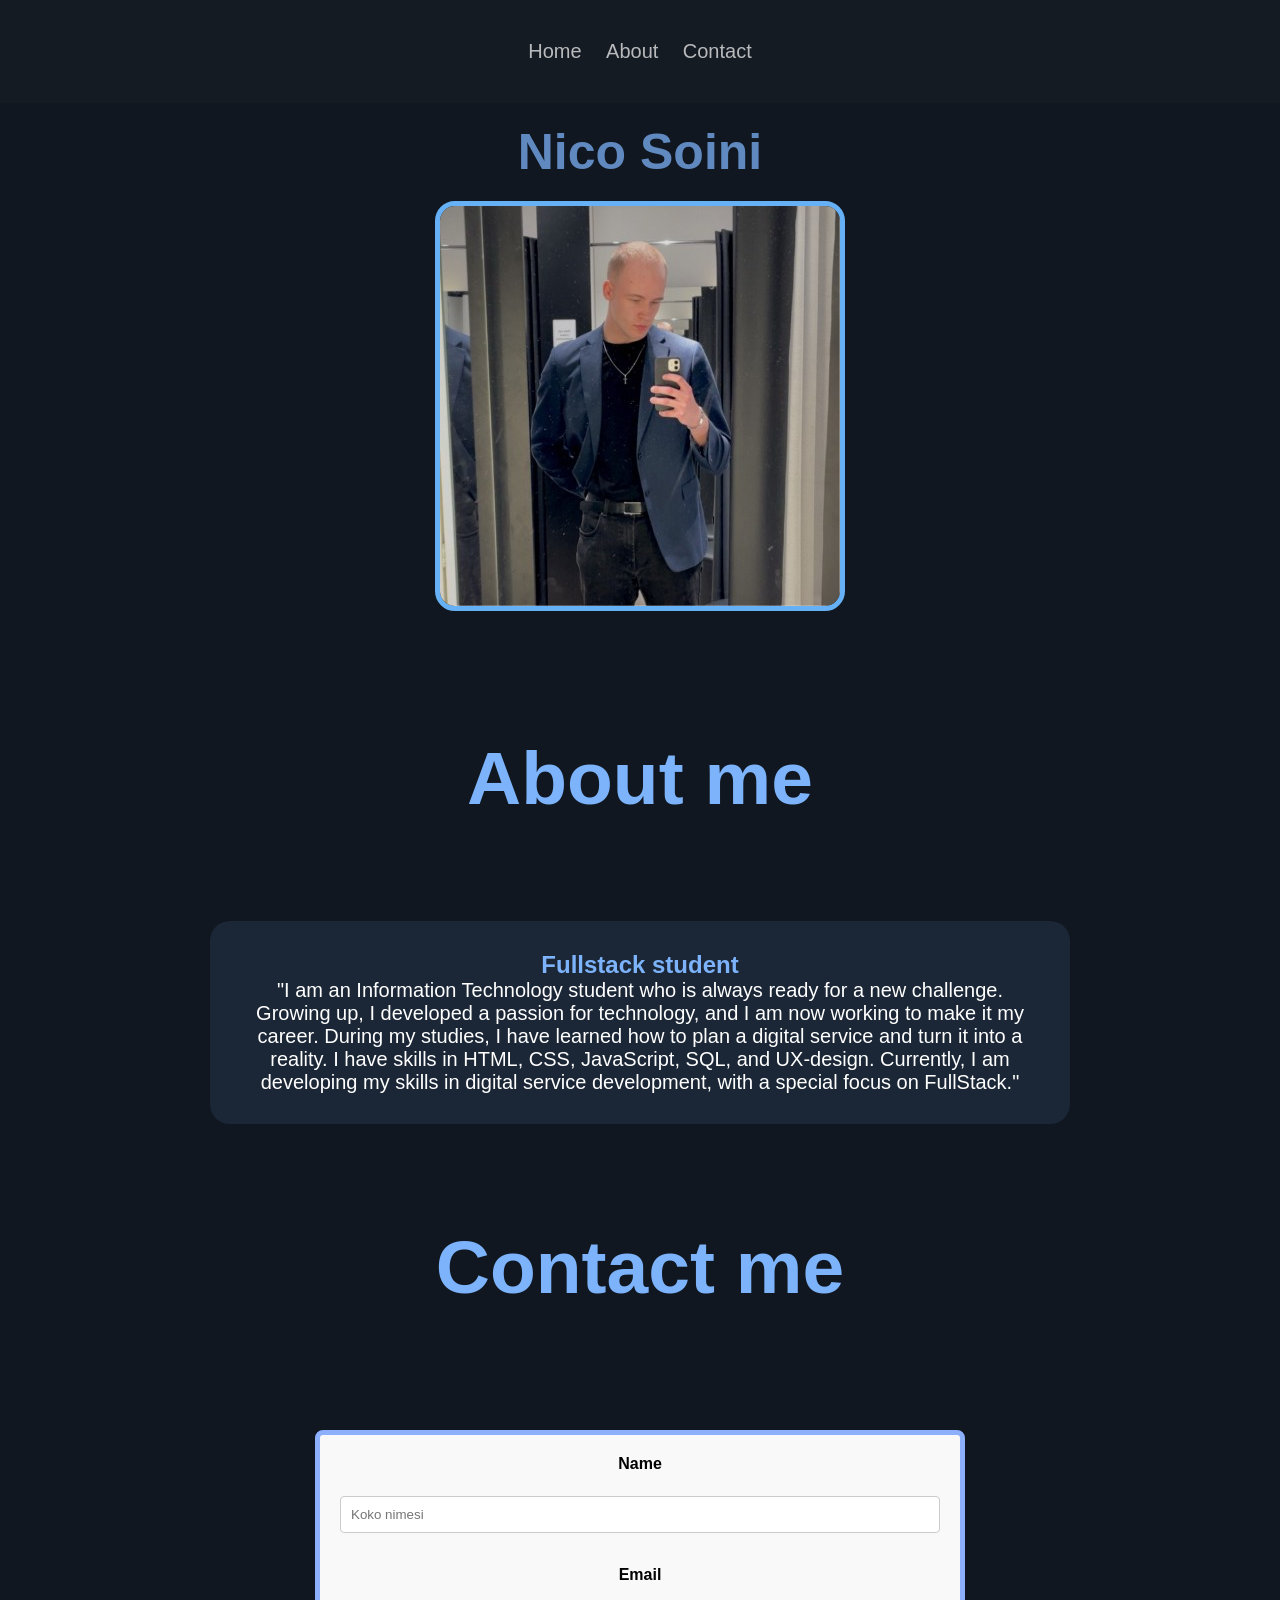
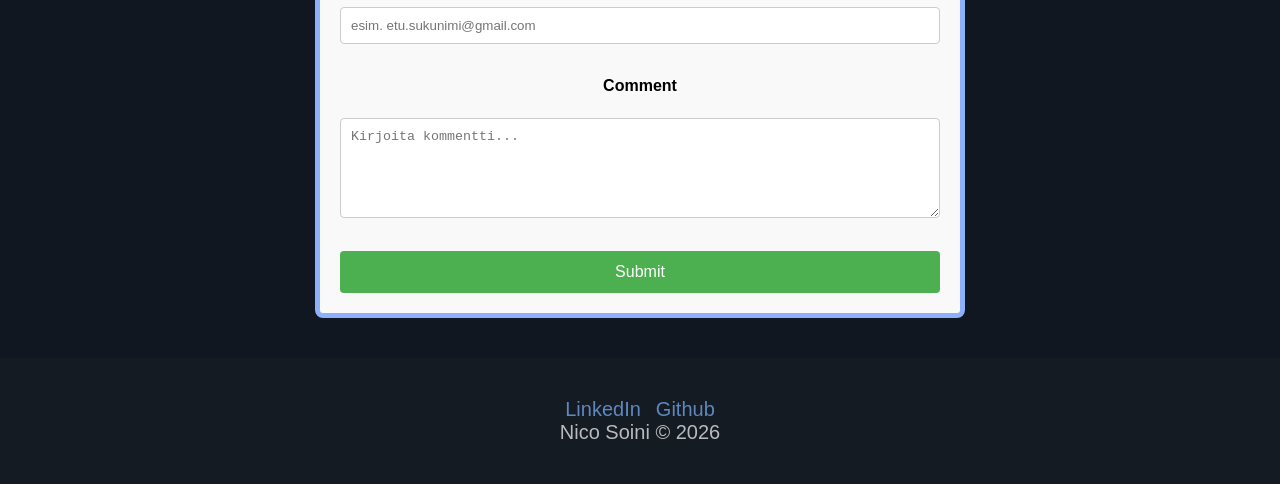
<file: starter/index.html>
<!doctype html>
<html lang="en">
  <head>
    <meta charset="UTF-8" />
    <meta name="viewport" content="width=device-width, initial-scale=1.0" />
    <!-- TODO: Add a descriptive title for your page -->
    <title>WS1: HTML Page</title>

    <!-- Link to CSS file -->
    <link rel="stylesheet" href="./css/styles.css" />
  </head>
  <body>
    <!-- TODO Task 3: Add navigation menu here -->
    <nav class="nav">
      <ul>
        <li><a href="#home">Home</a></li>
        <li><a href="#about">About</a></li>
        <li><a href="#contact">Contact</a></li>
      </ul>
    </nav>

    <main>
      <section id="home">
        <!-- Add your heading, subheading, paragraph, and image here -->
        <h1>Nico Soini</h1>
        <img src="images/nicofullstack.jpg" alt="Nico" />
        <!-- Use  h2, p, and img tags -->
      </section>
      <!-- TODO Task 1 & 3: Add an about section -->
      <section id="about">
        <div id="aboutB">
        <h2>About me</h2>
      </div>
        <div id="about-text">
          <h2>Fullstack student</h2>
          <p>
            "I am an Information Technology student who is always ready for a
            new challenge. Growing up, I developed a passion for technology, and
            I am now working to make it my career. During my studies, I have
            learned how to plan a digital service and turn it into a reality. I
            have skills in HTML, CSS, JavaScript, SQL, and UX-design. Currently,
            I am developing my skills in digital service development, with a
            special focus on FullStack."
          </p>
        </div>
      </section>
        <div id="contactB">
            <h2>Contact me</h2> 
        </div>

      <!-- TODO Task 4: Add contact form section here -->
      <section id="contact">
        <form>
          <label for="name">Name</label><br />
          <input
            type="text"
            id="name"
            name="name"
            placeholder="Koko nimesi"
            required
          /><br />
          <label for="email">Email</label><br />
          <input
            type="email"
            id="email"
            name="email"
            placeholder="esim. etu.sukunimi@gmail.com"
            required
          /><br />
          <label for="text">Comment</label><br />
          <textarea
            name="text"
            id="text"
            placeholder="Kirjoita kommentti..."
            required
          ></textarea
          ><br />
          <button id="submit">Submit</button>
        </form>
      </section>
    </main>

    <!-- Optional: Add a footer -->
    <footer>
      <div id="socials">
        <ul>
          <li><a href="https://www.linkedin.com/in/nicosoini/" target="_blank">LinkedIn</a></li>
          <li><a href="https://github.com/nicosoini" target="_blank">Github</a></li>
        </ul>
      </div>
      <p>Nico Soini &#169; 2026</p>
    </footer>
  </body>
</html>
</file>
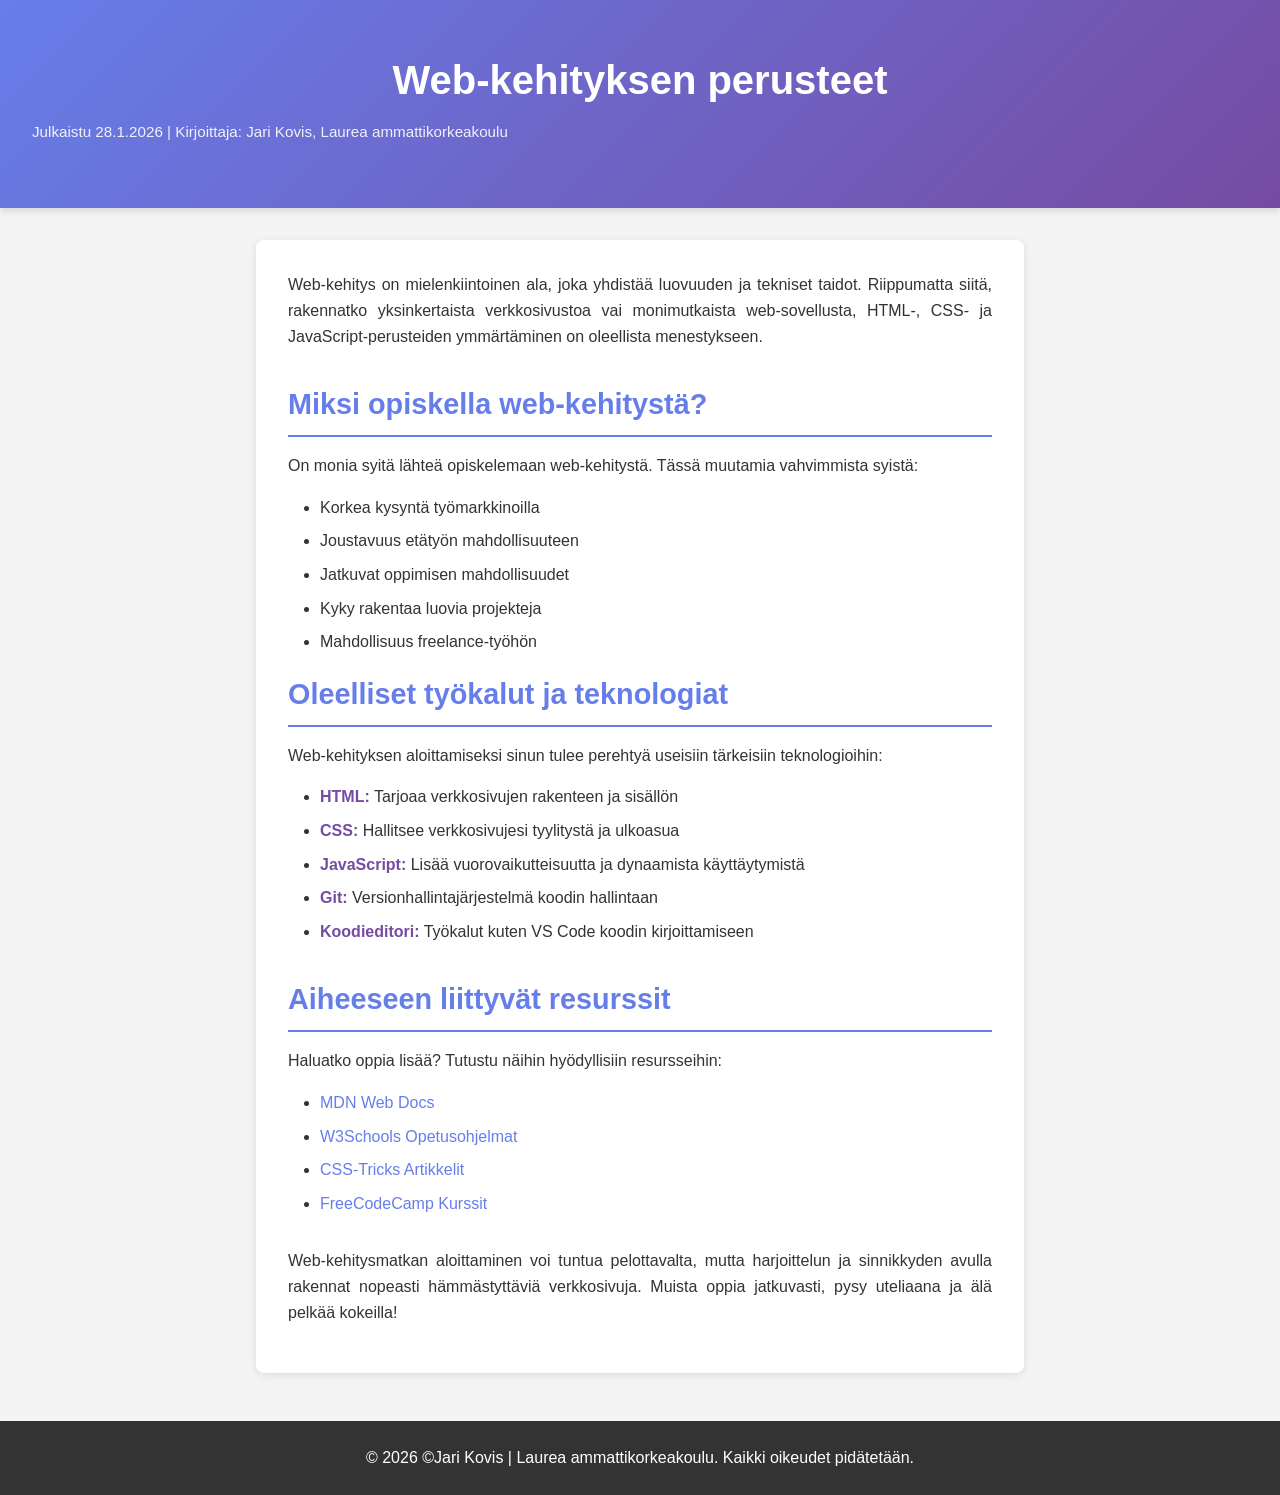
<file: tuntiesimerkit/exercise-1-html-structure/index.html>
<!DOCTYPE html>
<html lang="fi">

<head>
    <meta charset="UTF-8">
    <meta name="viewport" content="width=device-width, initial-scale=1.0">
    <title>Blogikirjoitus - HTML-rakenteen esimerkki</title>
    <link rel="stylesheet" href="./styles.css">
</head>

<body>
    <header class="post-header">
        <h1>Web-kehityksen perusteet</h1>
        <p class="post-meta">Julkaistu 28.1.2026 | Kirjoittaja: Jari Kovis, Laurea ammattikorkeakoulu</p>
    </header>

    <main class="post-content">
        <article>
            <section class="introduction">
                <p>
                    Web-kehitys on mielenkiintoinen ala, joka yhdistää luovuuden ja tekniset taidot.
                    Riippumatta siitä, rakennatko yksinkertaista verkkosivustoa vai monimutkaista
                    web-sovellusta, HTML-, CSS- ja JavaScript-perusteiden ymmärtäminen on oleellista menestykseen.
                </p>
            </section>

            <section class="main-content">
                <h2>Miksi opiskella web-kehitystä?</h2>
                <p>
                    On monia syitä lähteä opiskelemaan web-kehitystä. Tässä muutamia
                    vahvimmista syistä:
                </p>

                <ul>
                    <li>Korkea kysyntä työmarkkinoilla</li>
                    <li>Joustavuus etätyön mahdollisuuteen</li>
                    <li>Jatkuvat oppimisen mahdollisuudet</li>
                    <li>Kyky rakentaa luovia projekteja</li>
                    <li>Mahdollisuus freelance-työhön</li>
                </ul>

                <h2>Oleelliset työkalut ja teknologiat</h2>
                <p>
                    Web-kehityksen aloittamiseksi sinun tulee perehtyä useisiin
                    tärkeisiin teknologioihin:
                </p>

                <ul>
                    <li><strong>HTML:</strong> Tarjoaa verkkosivujen rakenteen ja sisällön</li>
                    <li><strong>CSS:</strong> Hallitsee verkkosivujesi tyylitystä ja ulkoasua</li>
                    <li><strong>JavaScript:</strong> Lisää vuorovaikutteisuutta ja dynaamista käyttäytymistä</li>
                    <li><strong>Git:</strong> Versionhallintajärjestelmä koodin hallintaan</li>
                    <li><strong>Koodieditori:</strong> Työkalut kuten VS Code koodin kirjoittamiseen</li>
                </ul>
            </section>

            <section class="related-articles">
                <h2>Aiheeseen liittyvät resurssit</h2>
                <p>
                    Haluatko oppia lisää? Tutustu näihin hyödyllisiin resursseihin:
                </p>
                <ul>
                    <li><a href="https://developer.mozilla.org">MDN Web Docs</a></li>
                    <li><a href="https://www.w3schools.com">W3Schools Opetusohjelmat</a></li>
                    <li><a href="https://css-tricks.com">CSS-Tricks Artikkelit</a></li>
                    <li><a href="https://www.freecodecamp.org">FreeCodeCamp Kurssit</a></li>
                </ul>
            </section>

            <section class="conclusion">
                <p>
                    Web-kehitysmatkan aloittaminen voi tuntua pelottavalta, mutta harjoittelun ja
                    sinnikkyden avulla rakennat nopeasti hämmästyttäviä verkkosivuja. Muista oppia jatkuvasti,
                    pysy uteliaana ja älä pelkää kokeilla!
                </p>
            </section>
        </article>
    </main>

    <footer class="post-footer">
        <p>&copy; 2026 &copy;Jari Kovis | Laurea ammattikorkeakoulu. Kaikki oikeudet pidätetään.</p>
    </footer>
</body>

</html>
</file>
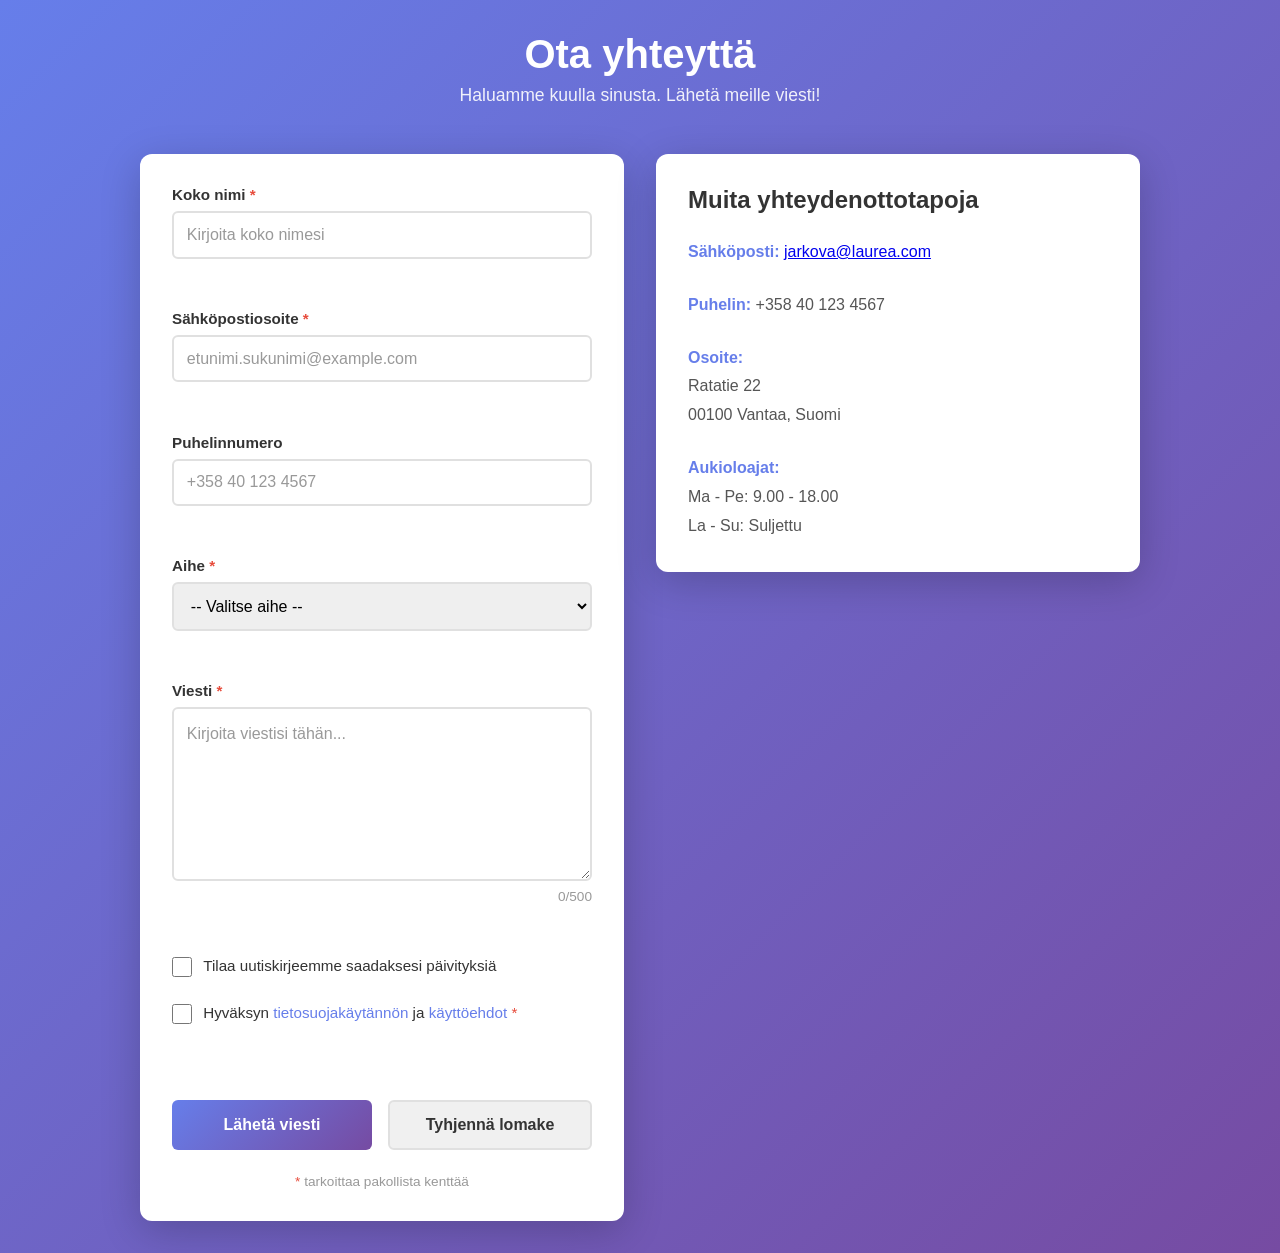
<file: tuntiesimerkit/exercise-4-form-validation/index.html>
<!DOCTYPE html>
<html lang="fi">

<head>
    <meta charset="UTF-8">
    <meta name="viewport" content="width=device-width, initial-scale=1.0">
    <title>Yhteydenottolomake - Lomakkeen tyylityksen esimerkki</title>
    <link rel="stylesheet" href="./styles.css">
</head>

<body>
    <main class="form-container">
        <header class="form-header">
            <h1>Ota yhteyttä</h1>
            <p>Haluamme kuulla sinusta. Lähetä meille viesti!</p>
        </header>

        <div class="form-wrapper">
            <form id="contactForm" class="contact-form" novalidate>
                <!-- Onnistumisviesti -->
                <div id="successMessage" class="success-message hidden">
                    <h3>✓ Viesti lähetetty onnistuneesti!</h3>
                    <p>Kiitos yhteydenotosta. Palaamme pian asiaan.</p>
                </div>

                <!-- Nimi -->
                <div class="form-group">
                    <label for="fullName">Koko nimi <span class="required">*</span></label>
                    <input type="text" id="fullName" name="fullName" placeholder="Kirjoita koko nimesi" required>
                    <span class="error-message" id="nameError"></span>
                </div>

                <!-- Sähköposti -->
                <div class="form-group">
                    <label for="email">Sähköpostiosoite <span class="required">*</span></label>
                    <input type="email" id="email" name="email" placeholder="etunimi.sukunimi@example.com" required>
                    <span class="error-message" id="emailError"></span>
                </div>

                <!-- Puhelin -->
                <div class="form-group">
                    <label for="phone">Puhelinnumero</label>
                    <input type="tel" id="phone" name="phone" placeholder="+358 40 123 4567">
                    <span class="error-message" id="phoneError"></span>
                </div>

                <!-- Aihe -->
                <div class="form-group">
                    <label for="subject">Aihe <span class="required">*</span></label>
                    <select id="subject" name="subject" required>
                        <option value="">-- Valitse aihe --</option>
                        <option value="general">Yleinen tiedustelu</option>
                        <option value="support">Tekninen tuki</option>
                        <option value="feedback">Palaute</option>
                        <option value="partnership">Yhteistyö</option>
                        <option value="other">Muu</option>
                    </select>
                    <span class="error-message" id="subjectError"></span>
                </div>

                <!-- Viesti -->
                <div class="form-group">
                    <label for="message">Viesti <span class="required">*</span></label>
                    <textarea id="message" name="message" rows="6" placeholder="Kirjoita viestisi tähän..."
                        required></textarea>
                    <span class="char-count"><span id="charCount">0</span>/500</span>
                    <span class="error-message" id="messageError"></span>
                </div>

                <!-- Valintaruutu -->
                <div class="form-group checkbox-group">
                    <div class="checkbox-wrapper">
                        <input type="checkbox" id="subscribe" name="subscribe">
                        <label for="subscribe" class="checkbox-label">
                            Tilaa uutiskirjeemme saadaksesi päivityksiä
                        </label>
                    </div>
                </div>

                <!-- Suostumus -->
                <div class="form-group checkbox-group">
                    <div class="checkbox-wrapper">
                        <input type="checkbox" id="agree" name="agree" required>
                        <label for="agree" class="checkbox-label">
                            Hyväksyn <a href="#">tietosuojakäytännön</a> ja <a href="#">käyttöehdot</a> <span
                                class="required">*</span>
                        </label>
                    </div>
                    <span class="error-message" id="agreeError"></span>
                </div>

                <!-- Lomakkeen toiminnot -->
                <div class="form-actions">
                    <button type="submit" class="btn btn-primary">Lähetä viesti</button>
                    <button type="reset" class="btn btn-secondary">Tyhjennä lomake</button>
                </div>

                <!-- Lomakkeen ohjeteksti -->
                <p class="form-help">
                    <span class="required">*</span> tarkoittaa pakollista kenttää
                </p>
            </form>
        </div>

        <!-- Yhteystiedot -->
        <aside class="contact-info">
            <h3>Muita yhteydenottotapoja</h3>
            <div class="info-item">
                <strong>Sähköposti:</strong> <a href="mailto:jarkova@laurea.com">jarkova@laurea.com</a>
            </div>
            <div class="info-item">
                <strong>Puhelin:</strong> +358 40 123 4567
            </div>
            <div class="info-item">
                <strong>Osoite:</strong><br>
                Ratatie 22<br>
                00100 Vantaa, Suomi
            </div>
            <div class="info-item">
                <strong>Aukioloajat:</strong><br>
                Ma - Pe: 9.00 - 18.00<br>
                La - Su: Suljettu
            </div>
        </aside>
    </main>

    <script src="./script.js"></script>
</body>

</html>
</file>
<file: starter/css/styles.css>
/* =================================
   CSS Styles for Workshop 01
   ================================= */

/* TODO Task 2: Add your general styles here */

/* Reset and Base Styles */
* {
    margin: 0;
    padding: 0;
    /* Add your reset styles here (margin, padding, box-sizing) */
}

body {
    font-family: 'Gill Sans', 'Gill Sans MT', Calibri, 'Trebuchet MS', sans-serif;
    background-color: #101720;
    /* Add body styles:  font-family, background-color, color, etc. */

}

/* TODO Task 2: Style your headings */
h1 {
    color: #6089c0;
    text-align: center;
    font-size: 50px;
}

h2 {
    color: #7cb3fb;

}

/* TODO Task 2: Style your paragraphs */
p {
    color: white;
    font-size: 20px;
}

/* TODO Task 2: Style your images */
img {
    max-width: 400px;
    height: auto;
    border-radius: 20px;
    margin: 20px 0;
    border: 5px solid rgb(102, 176, 245);
    
}

/* TODO Task 3: Navigation Styles */
.nav {
    display: block;
    text-align: center;
    justify-content: center;
    background-color: #181d24;
    opacity: 0.7;
    margin-bottom: 20px;
    padding: 40px;

    
}

.nav ul {
    /* Remove bullets and style the list */
    list-style-type: none;
    
}

.nav li {
    /* Display items horizontally */
    display: inline;
    padding: 10px;
}

.nav a {
    /* Style the links */
    font-family: 'Gill Sans', 'Gill Sans MT', Calibri, 'Trebuchet MS', sans-serif;
    text-decoration: none;
    color: rgb(255, 255, 255);
    font-size: 20px;
}

.nav a:hover {
    /* Add hover effect */
    color: rgb(119, 180, 250);
    text-decoration: wavy;
}

/* Main Content Styles */
main {
    display: flex;
    flex-direction: column;
    align-items: center;
    text-align: center;
    min-height: 100vh;
    
}

#contact {
    background-color: #f9f9f9;
    margin: 20px auto;
    padding: 20px;
    width: 600px; /* Sopiva leveys lomakkeelle */
    border-radius: 8px;
    border: 5px solid rgb(141, 176, 252);
}

form {
    display: flex;
    flex-direction: column; /* Laitetaan elementit allekkain */
}

label {
    font-weight: bold;
    margin-bottom: 5px;
}

input,
textarea {
    width: 100%; /* Täyttää käytettävissä olevan tilan */
    padding: 10px;
    margin-bottom: 15px; /* Lisää väliä elementtien välille */
    border: 1px solid #ccc;
    border-radius: 4px;
    box-sizing: border-box; /* Pitää paddingin elementin sisällä */
}

textarea {
    min-height: 100px;
    resize: vertical; /* Sallii vain pystysuuntaisen venytyksen */
}

button {
    background-color: #4CAF50;
    color: white;
    padding: 12px;
    border: none;
    border-radius: 4px;
    cursor: pointer;
    font-size: 16px;

}

button:hover {
    background-color: #45a049; /* Hieman tummempi vihreä hoverissa */
}

/* Footer Styles */
footer {
    background-color: #181d24;
    opacity: 0.7;
    display: flex;
    color: rgb(255, 255, 255);
    flex-direction: column;
    text-align: center;
    align-items: center;
    margin-bottom: 0;
    padding: 40px;
    margin-top: 20px;
}

#about-text {
    max-width: 800px;
    background-color: #1b2736;
    padding: 30px;
    border-radius: 20px;

}

#aboutB {
    font-size: 50px;
    margin: 100px
}
#contactB {
    font-size: 50px;
    margin: 100px
}
#socials ul {
    list-style-type: none;
    padding: 0;
    display: flex;
    gap: 15px;
}
#socials a {
    text-decoration: none;
    color: rgb(128, 183, 255);
    font-size: 20px;
}
#socials a:hover {
    color: rgb(91, 130, 180);;
}

/* TODO Task 5: Media Queries for Responsive Design */
/* Tablet styles (optional) */
@media (max-width: 768px) {
    /* Add your tablet/mobile styles here */
    .nav ul {
        display: flex;
        flex-direction: column;
        gap: 15px;
    }
    .nav li {
        display: block;
        padding: 5px 0;
    }
    .nav {
        padding: 20px;
    }
    h1 {
        font-size: 35px;
    }
    #aboutB, #contactB {
        font-size: 32px;
        margin: 40px 0;
    }
    p {
        font-size: 18px;
    }
    #contact {
        width: 90%;
        padding: 15px;
    }
    #about-text {
        width: 85%;
        padding: 20px;
    }
    img {
        max-width: 90%;
        height: auto;
    }
}

/* Mobile styles */
@media (max-width:  480px) {
    /* Add your mobile-specific styles here */
    h1 {
        font-size: 28px;
    }
    .nav a {
        font-size: 18px;
    }
    button {
        width: 100%;
    }
    
}
</file>
<file: tuntiesimerkit/exercise-1-html-structure/styles.css>
/* =================================
   Exercise 1: HTML Structure Example
   Blog Post Layout
   ================================= */

* {
  margin: 0;
  padding: 0;
  box-sizing: border-box;
}

body {
  font-family: "Segoe UI", Tahoma, Geneva, Verdana, sans-serif;
  line-height: 1.6;
  color: #333;
  background-color: #f4f4f4;
}

header.post-header {
  background: linear-gradient(135deg, #667eea 0%, #764ba2 100%);
  color: white;
  padding: 3rem 2rem;
  text-align: center;
  margin-bottom: 2rem;
  box-shadow: 0 4px 6px rgba(0, 0, 0, 0.1);
}

header.post-header h1 {
  font-size: 2.5rem;
  margin-bottom: 0.5rem;
}

header.post-header .post-meta {
  font-size: 0.95rem;
  opacity: 0.9;
}

main.post-content {
  max-width: 800px;
  margin: 0 auto 2rem;
  padding: 0 1rem;
}

article {
  background: white;
  padding: 2rem;
  border-radius: 8px;
  box-shadow: 0 2px 8px rgba(0, 0, 0, 0.1);
}

article section {
  margin-bottom: 2rem;
}

article section:last-child {
  margin-bottom: 0;
}

h2 {
  color: #667eea;
  font-size: 1.8rem;
  margin-bottom: 1rem;
  border-bottom: 2px solid #667eea;
  padding-bottom: 0.5rem;
}

p {
  margin-bottom: 1rem;
  text-align: justify;
}

ul {
  margin-left: 2rem;
  margin-bottom: 1rem;
}

li {
  margin-bottom: 0.5rem;
}

strong {
  color: #764ba2;
}

a {
  color: #667eea;
  text-decoration: none;
  transition: color 0.3s ease;
}

a:hover {
  color: #764ba2;
  text-decoration: underline;
}

footer.post-footer {
  background: #333;
  color: white;
  text-align: center;
  padding: 1.5rem;
  margin-top: 3rem;
}

footer.post-footer p {
  margin: 0;
  text-align: center;
}

/* Responsive Design */
@media (max-width: 768px) {
  header.post-header h1 {
    font-size: 2rem;
  }

  article {
    padding: 1.5rem;
  }

  h2 {
    font-size: 1.5rem;
  }
}
</file>
<file: tuntiesimerkit/exercise-4-form-validation/styles.css>
/* =================================
   Exercise 4: Form Validation & Styling
   Contact Form Example
   ================================= */

* {
    margin: 0;
    padding: 0;
    box-sizing: border-box;
}

body {
    font-family: 'Segoe UI', Tahoma, Geneva, Verdana, sans-serif;
    background: linear-gradient(135deg, #667eea 0%, #764ba2 100%);
    min-height: 100vh;
    padding: 2rem 1rem;
}

main.form-container {
    max-width: 1000px;
    margin: 0 auto;
    display: grid;
    grid-template-columns: 1fr 1fr;
    gap: 2rem;
    align-items: start;
}

/* Header */
.form-header {
    grid-column: 1 / -1;
    text-align: center;
    color: white;
    margin-bottom: 1rem;
}

.form-header h1 {
    font-size: 2.5rem;
    margin-bottom: 0.5rem;
}

.form-header p {
    font-size: 1.1rem;
    opacity: 0.9;
}

/* Form Wrapper */
.form-wrapper {
    background: white;
    padding: 2rem;
    border-radius: 12px;
    box-shadow: 0 10px 40px rgba(0, 0, 0, 0.2);
}

.contact-form {
    display: flex;
    flex-direction: column;
    gap: 1.5rem;
}

/* Success Message */
.success-message {
    background: #d4edda;
    border: 1px solid #c3e6cb;
    border-radius: 6px;
    padding: 1rem;
    color: #155724;
    margin-bottom: 1rem;
}

.success-message h3 {
    margin-bottom: 0.5rem;
    font-size: 1.1rem;
}

.success-message.hidden {
    display: none;
}

/* Form Groups */
.form-group {
    display: flex;
    flex-direction: column;
    gap: 0.5rem;
}

label {
    font-weight: 600;
    color: #333;
    font-size: 0.95rem;
}

.required {
    color: #e74c3c;
}

/* Input and Textarea Styles */
input[type="text"],
input[type="email"],
input[type="tel"],
select,
textarea {
    padding: 0.8rem;
    border: 2px solid #e0e0e0;
    border-radius: 6px;
    font-size: 1rem;
    font-family: inherit;
    transition: border-color 0.3s ease, box-shadow 0.3s ease;
}

input[type="text"]:focus,
input[type="email"]:focus,
input[type="tel"]:focus,
select:focus,
textarea:focus {
    outline: none;
    border-color: #667eea;
    box-shadow: 0 0 0 3px rgba(102, 126, 234, 0.1);
}

textarea {
    resize: vertical;
    min-height: 150px;
    line-height: 1.5;
}

/* Placeholder Styling */
input::placeholder,
textarea::placeholder {
    color: #999;
}

/* Character Count */
.char-count {
    font-size: 0.85rem;
    color: #999;
    text-align: right;
}

/* Error States */
input.error,
textarea.error,
select.error {
    border-color: #e74c3c;
    background: #fff5f5;
}

input.success,
textarea.success,
select.success {
    border-color: #27ae60;
    background: #f0fdf4;
}

.error-message {
    color: #e74c3c;
    font-size: 0.85rem;
    min-height: 1.2rem;
    display: block;
}

/* Checkbox Styles */
.checkbox-group {
    gap: 1rem;
}

.checkbox-wrapper {
    display: flex;
    align-items: flex-start;
    gap: 0.7rem;
}

input[type="checkbox"] {
    width: 20px;
    height: 20px;
    margin-top: 2px;
    cursor: pointer;
    accent-color: #667eea;
}

.checkbox-label {
    font-weight: normal;
    cursor: pointer;
    line-height: 1.5;
}

.checkbox-label a {
    color: #667eea;
    text-decoration: none;
    transition: text-decoration 0.3s ease;
}

.checkbox-label a:hover {
    text-decoration: underline;
}

/* Form Actions */
.form-actions {
    display: flex;
    gap: 1rem;
    margin-top: 1rem;
}

.btn {
    padding: 0.9rem 1.8rem;
    border: none;
    border-radius: 6px;
    font-size: 1rem;
    font-weight: 600;
    cursor: pointer;
    transition: transform 0.2s ease, box-shadow 0.2s ease;
    flex: 1;
}

.btn-primary {
    background: linear-gradient(135deg, #667eea 0%, #764ba2 100%);
    color: white;
}

.btn-primary:hover {
    transform: translateY(-2px);
    box-shadow: 0 8px 20px rgba(102, 126, 234, 0.3);
}

.btn-primary:active {
    transform: translateY(0);
}

.btn-secondary {
    background: #f0f0f0;
    color: #333;
    border: 2px solid #e0e0e0;
}

.btn-secondary:hover {
    background: #e8e8e8;
    border-color: #d0d0d0;
}

.btn:disabled {
    opacity: 0.5;
    cursor: not-allowed;
    transform: none;
}

/* Form Help Text */
.form-help {
    font-size: 0.85rem;
    color: #999;
    text-align: center;
}

/* Contact Info Sidebar */
.contact-info {
    background: white;
    padding: 2rem;
    border-radius: 12px;
    box-shadow: 0 10px 40px rgba(0, 0, 0, 0.2);
}

.contact-info h3 {
    font-size: 1.5rem;
    color: #333;
    margin-bottom: 1.5rem;
}

.info-item {
    margin-bottom: 1.5rem;
    line-height: 1.8;
    color: #555;
}

.info-item:last-child {
    margin-bottom: 0;
}

.info-item strong {
    color: #667eea;
}

/* Responsive Design */
@media (max-width: 768px) {
    main.form-container {
        grid-template-columns: 1fr;
        gap: 1.5rem;
    }

    .form-header h1 {
        font-size: 2rem;
    }

    .form-wrapper,
    .contact-info {
        padding: 1.5rem;
    }

    .form-actions {
        flex-direction: column;
    }

    .btn {
        width: 100%;
    }
}

@media (max-width: 480px) {
    body {
        padding: 1rem;
    }

    .form-header h1 {
        font-size: 1.5rem;
    }

    .form-header p {
        font-size: 1rem;
    }

    .form-wrapper,
    .contact-info {
        padding: 1.2rem;
        box-shadow: none;
        border: 1px solid #e0e0e0;
    }

    label {
        font-size: 0.9rem;
    }

    input,
    textarea,
    select {
        font-size: 16px; /* Prevents zoom on iOS */
    }

    textarea {
        min-height: 120px;
    }

    .contact-info h3 {
        font-size: 1.3rem;
    }

    .info-item {
        margin-bottom: 1rem;
    }
}
</file>
